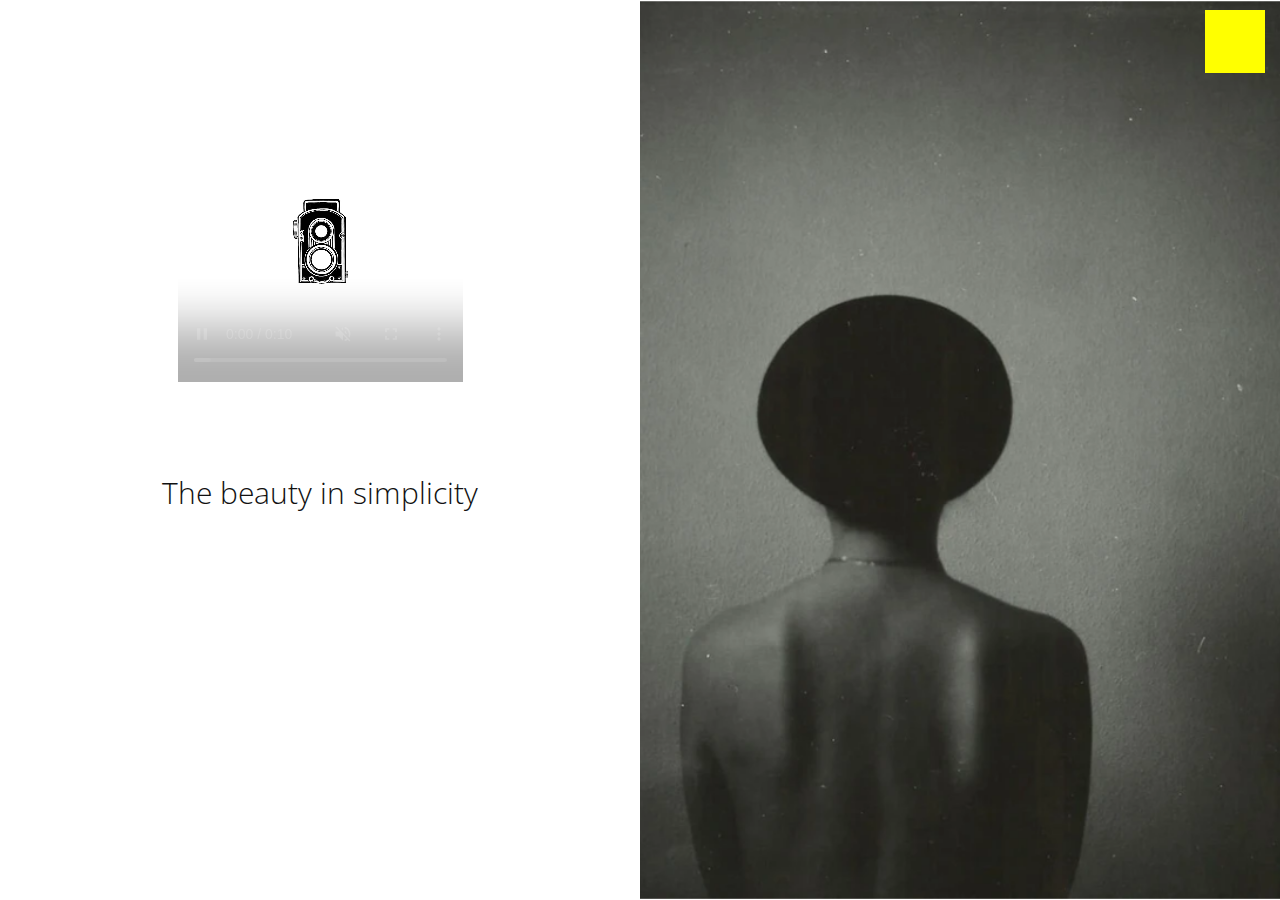
<file: index.html>
<!DOCTYPE html>
<html lang="en">
   <head>
      <meta charset="utf-8">
      <meta http-equiv="X-UA-Compatible" content="IE=edge">
      <meta name="viewport" content="width=device-width, initial-scale=1">
      <meta name="description" content="">
      <meta name="author" content="">
      <title>Echoes - Free HTML Bootstrap Template</title>
      <!-- Css -->
      <link href="css/bootstrap.css" rel="stylesheet">
      <link href="css/style.css" rel="stylesheet">
   </head>
   
   <body>
    
     <!-- <video position="absolute"  height="780" width="2000" top="15" left="120" autoplay loop muted> 
      <video src="img/FinalAnimation.mp4" width="150"  top="50" height="150" controls autoplay loop muted>
  Video not supported
</video>-->
     
      
      
      
      <nav class="navbar navbar-default navbar-fixed-top">
         <div class="col-md-12">
            <div class="nav">
               <button class="btn-nav">
               <span class="icon-bar inverted top"></span>
               <span class="icon-bar inverted middle"></span>
               <span class="icon-bar inverted bottom"></span>
               </button>
            </div>
            <a class="navbar-brand" href="index.html">
            <!--<img class="logo" src="img/Logo.png" alt="logo">-->
               
      
            </a>
            <div class="nav-content hideNav hidden">
               <ul class="nav-list vcenter">
                  <li class="nav-item"><a class="item-anchor" href="index.html">Home</a></li>
                  <li class="nav-item"><a class="item-anchor" href="about.html">About Me</a></li>
                  <li class="nav-item"><a class="item-anchor" href="portfolio.html">Portfolio</a></li>
                  <li class="nav-item"><a class="item-anchor" href="contact.html">Contact</a></li>
               </ul>
            </div>
         </div>
      </nav>
      
     
      <!-- Header -->
     
    <div class="span12">
     
         <div class="col-md-6 no-gutter text-center fill">
       
    
       <p>&nbsp;</p>
      
     <h2 class="vcenter">The beauty in simplicity</h2>
       <video src="img/FinalAnimation.mp4" width="285" height="285" controls autoplay loop muted>   
          Video not supported
</video>
       
         </div> 
        
     
      
      
         
         <div class="col-md-6 no-gutter text-center">
            <div id="header" data-speed="2" data-type="background">
               <div id="headslide" class="carousel slide" data-ride="carousel">
                  <div class="carousel-inner" role="listbox">
                     <div class="item active">
                        <img src="img/A1.PNG" alt="Slide">
                     </div>
                    <!-- <div class="item">
                        <img src="img/3.jpg" alt="Slide">
                     </div>
                     <div class="item">
                        <img src="img/1.jpg" alt="Slide">
                     </div>
                     <div class="item">
                        <img src="img/2.jpg" alt="Slide">
                     </div>-->
                  </div>
               </div>
            </div>
         </div>
      </div>
      
 
      
      <div style="clear:both;"></div>
      <!-- script -->
      <script src="js/jquery.js"></script>
      <script src="js/bootstrap.min.js"></script>
      <script src="js/menu-color.js"></script>
      <script src="js/modernizr.js"></script>
      <script src="js/script.js"></script>
   </body>
</html>
</file>
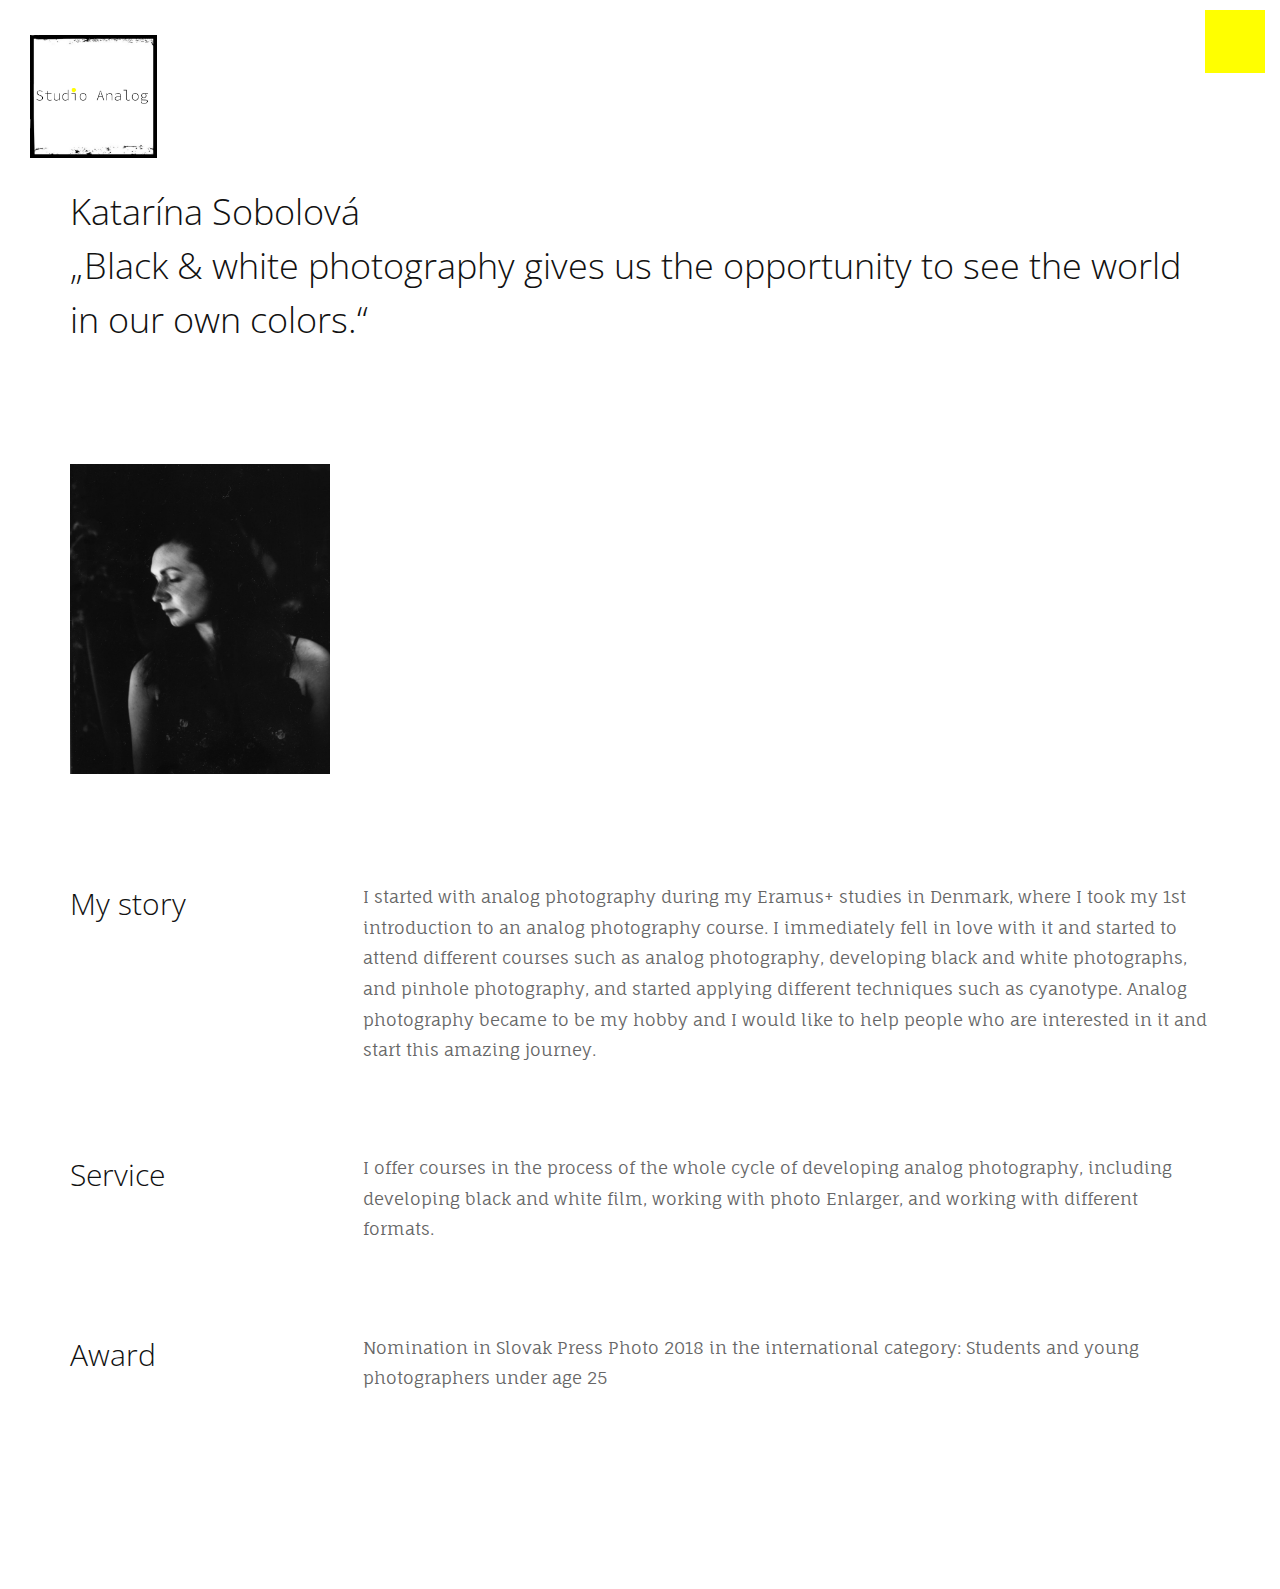
<file: about.html>
<!DOCTYPE html>
<html lang="en">
   <head>
      <meta charset="utf-8">
      <meta http-equiv="X-UA-Compatible" content="IE=edge">
      <meta name="viewport" content="width=device-width, initial-scale=1">
      <meta name="description" content="">
      <meta name="author" content="">
      <title>Echoes - Free HTML Bootstrap Template</title>
      <!-- Css -->
      <link href="css/bootstrap.css" rel="stylesheet">
      <link href="css/style.css" rel="stylesheet">
   </head>
   <body>
      <nav class="navbar navbar-default color-fill navbar-fixed-top">
         <div class="col-md-12">
            <div class="nav">
               <button class="btn-nav">
               <span class="icon-bar top"></span>
               <span class="icon-bar middle"></span>
               <span class="icon-bar bottom"></span>
               </button>
            </div>
            <a class="navbar-brand" href="index.html">
            <img class="logo" src="img/FinalLogo.png" alt="logo">
            </a>
            <div class="nav-content hideNav hidden">
               <ul class="nav-list vcenter">
                  <li class="nav-item"><a class="item-anchor" href="index.html">Home</a></li>
                  <li class="nav-item"><a class="item-anchor" href="about.html">About Me</a></li>
                  <li class="nav-item"><a class="item-anchor" href="portfolio.html">Portfolio</a></li>
                  <li class="nav-item"><a class="item-anchor" href="contact.html">Contact</a></li>
               </ul>
            </div>
         </div>
      </nav>
      <section id="about">
         <div class="container">
            <div class="row">
               <div class="col-md-12">
                 <h1>
                     Katarína Sobolová
                     <br>
                    „Black & white photography gives us the opportunity to see the world in our own colors.“
                         <!--The beauty in simplicity-->
                  </h1>
                  <br>
                  <img class="img-responsive margin-top-46" src="img/Profile.jpeg" alt="me" height: 300px;
    width: 300px;>
               </div>
            </div>
            <br>
            <div class="row margin-top-45">
               <div class="col-md-3">
                  <h2>My story</h2>
               </div>
               <div class="col-md-9">
                  <p>
                    I started with analog photography during my Eramus+ studies in Denmark, where I took my 1st  introduction to an analog photography course. I immediately fell in love with it and started to attend different courses such as analog photography, developing black and white photographs, and pinhole photography, and started applying different techniques such as cyanotype.  Analog photography became to be my hobby and I would like to help people who are interested in it and start this amazing journey.

                </p>
            </div>
            </div>
            
            <div class="row margin-top-45">
               <div class="col-md-3">
                  <h2>Service</h2>
               </div>
               <div class="col-md-9">
                  <p>
                   I offer courses in the process of the whole cycle of developing analog photography, including developing black and white film, working with photo Enlarger, and working with different formats.

                </p>
            </div>
            </div>
            
            <div class="row margin-top-45">
               <div class="col-md-3">
                  <h2>Award</h2>
               </div>
               <div class="col-md-9">
                  <p>
                   Nomination in Slovak Press Photo 2018 in the international category: Students and young photographers under age 25

                </p>
            </div>
            </div>
            
          
                   
      </section>
      <!-- script -->
      <script src="js/jquery.js"></script>
      <script src="js/bootstrap.min.js"></script>
      <script src="js/modernizr.js"></script>
      <script src="js/script.js"></script>
   </body>
</html>
</file>
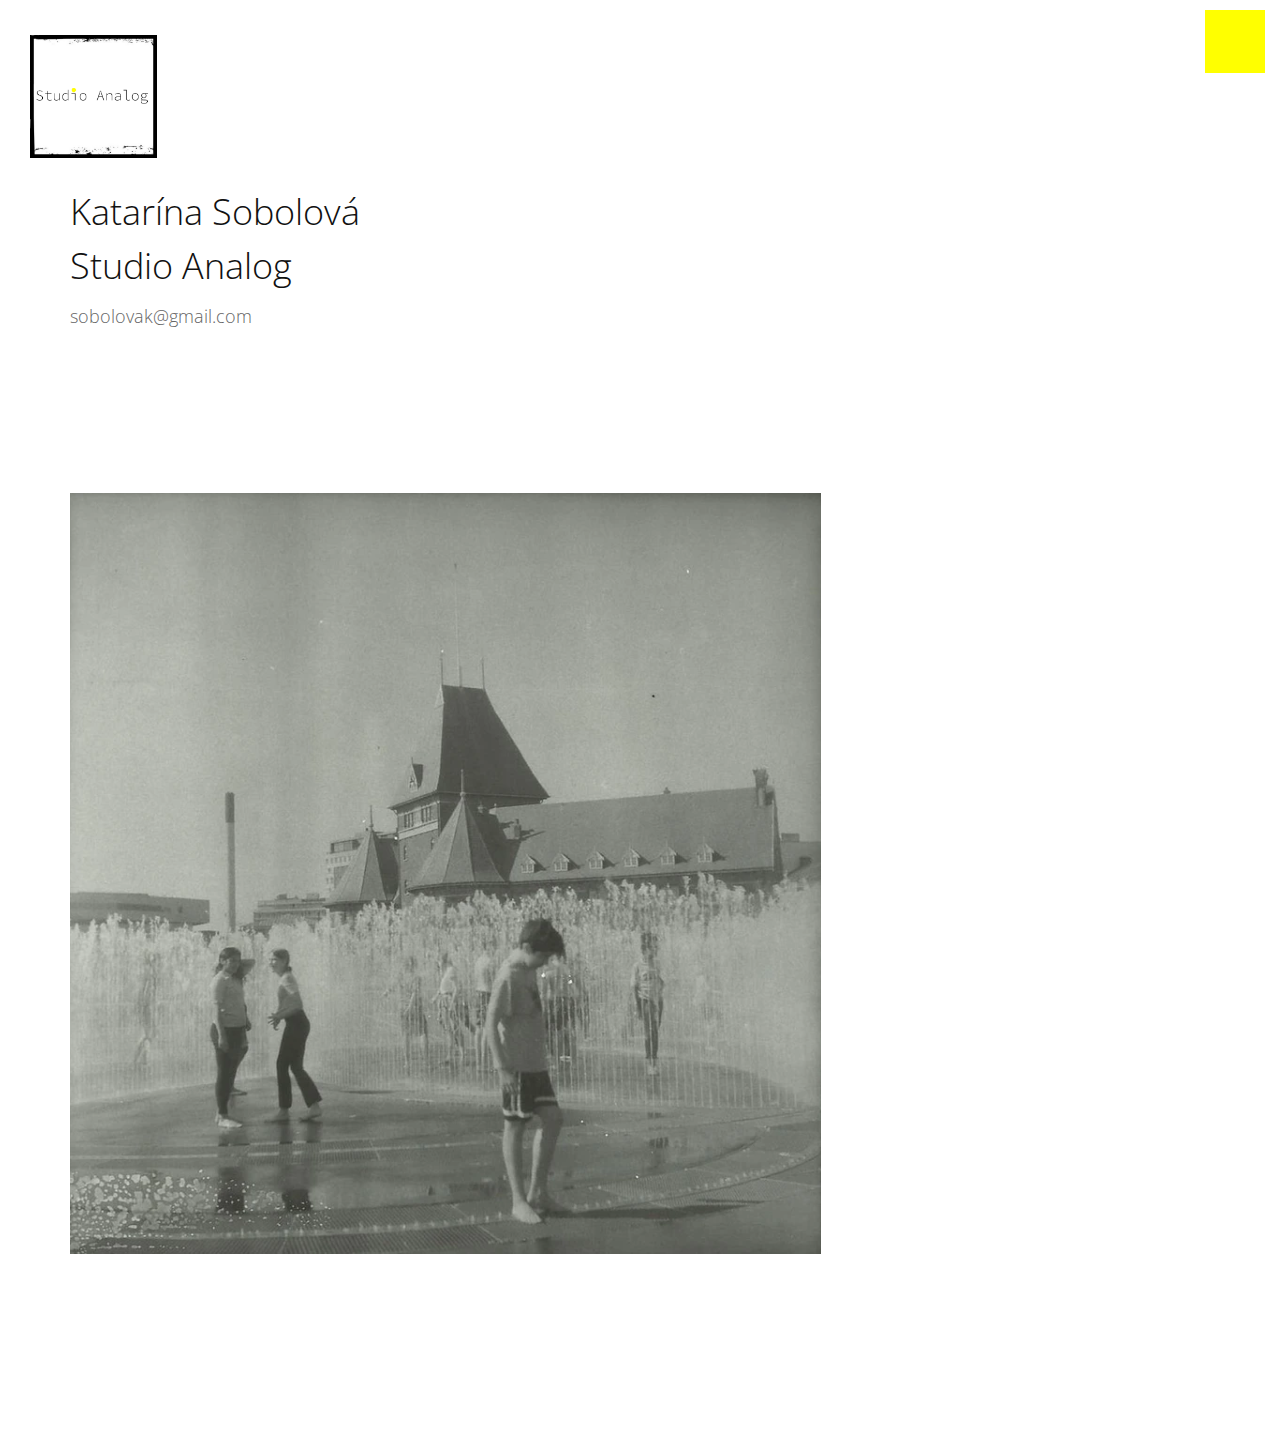
<file: contact.html>
<!DOCTYPE html>
<html lang="en">
   <head>
      <meta charset="utf-8">
      <meta http-equiv="X-UA-Compatible" content="IE=edge">
      <meta name="viewport" content="width=device-width, initial-scale=1">
      <meta name="description" content="">
      <meta name="author" content="">
      <title>Echoes - Free HTML Bootstrap Template</title>
      <!-- Css -->
      <link href="css/bootstrap.css" rel="stylesheet">
      <link href="css/style.css" rel="stylesheet">
   </head>
   <body>
      <nav class="navbar navbar-default color-fill navbar-fixed-top">
         <div class="col-md-12">
            <div class="nav">
               <button class="btn-nav">
               <span class="icon-bar top"></span>
               <span class="icon-bar middle"></span>
               <span class="icon-bar bottom"></span>
               </button>
            </div>
            <a class="navbar-brand" href="index.html">
            <img class="logo" src="img/FinalLogo.png" alt="logo">
            </a>
            <div class="nav-content hideNav hidden">
               <ul class="nav-list vcenter">
                  <li class="nav-item"><a class="item-anchor" href="index.html">Home</a></li>
                  <li class="nav-item"><a class="item-anchor" href="about.html">About Me</a></li>
                  <li class="nav-item"><a class="item-anchor" href="portfolio.html">Portfolio</a></li>
                  <li class="nav-item"><a class="item-anchor" href="contact.html">Contact</a></li>
               </ul>
            </div>
         </div>
      </nav>
      <section>
         <div class="container">
            <div class="row">
               <div class="col-md-12">
                  <h1>
                    Katarína Sobolová <br>
                     Studio Analog
                  </h1>
                  <h4><a href="mailto:hello@echoestemplate.com">sobolovak@gmail.com</a></h4>
               </div>
            </div>
            <div class="row margin-top-45">
               <div class="col-md-12">
                  <img class="img-responsive margin-top-45" src="img/A9.PNG" alt="me">
               </div>
            </div>
         </div>
         </div>
      </section>
      <!-- script -->
      <script src="js/jquery.js"></script>
      <script src="js/bootstrap.min.js"></script>
      <script src="js/modernizr.js"></script>
      <script src="js/script.js"></script>
   </body>
</html>
</file>
<file: css/style.css>
@import url(https://fonts.googleapis.com/css?family=Open+Sans:400,300);
@import 'https://fonts.googleapis.com/css?family=Fauna+One';

/*---------- Global Style ----------*/

body {
    color: #222;
    font-family: 'Fauna One', serif;
    font-size: 17px;
    line-height: 1.8!important;
}
html {
    overflow-x: hidden;
    }
h1,
h2,
h3,
h4,
h5,
h6 {
    font-family: 'Open Sans', sans-serif;
    font-weight: 200;
    color: #111;
    line-height: 1.5em;
    margin-top: 0;
}
p {
    font-family: 'Fauna One', serif;
    font-weight: 300;
    margin-top: 1px;
}
p,
ul,
li {
    color: #666;
}
section {
    padding-top: 185px;
    padding-bottom: 185px;
}
.no-gutter {
    padding-right: 0;
    padding-left: 0;
}
a,
a:link {
    color: #666;
}
a:hover,
a:focus,
a:visited {
    color: #666;
    text-decoration: none;
}
.vcenter {
    position: relative;
    top: 50%;
    transform: translateY(-50%);
    -webkit-transform: translateY(-50%);
    -ms-transform: translateY(-50%);
}
.fill {
    height: 100vh;
}
.margin-top-05 {
    margin-top: 0.5em;
}
.margin-top-10 {
    margin-top: 1.0em;
}
.margin-top-15 {
    margin-top: 1.5em;
}
.margin-top-20 {
    margin-top: 2.0em;
}
.margin-top-25 {
    margin-top: 2.5em;
}
.margin-top-30 {
    margin-top: 3.0em;
}
.margin-top-35 {
    margin-top: 3.5em;
}
.margin-top-40 {
    margin-top: 4.0em;
}
.margin-top-45 {
    margin-top: 4.5em;
   
}

.margin-top-46 {
    margin-top: 4.5em;
    height: 310px;
    width: 260px;
}

/*---------- Navbar ----------*/

.nav {
    position: relative;
    width: auto;
    display: inline-block;
    border: none;
    float: right;
    z-index: 99999;
}
.navbar-fixed-top {
    padding-top: 10px;
}
.navbar-brand {
    padding-top: 25px;
}
.navbar-brand > img {
    max-width: 127px;
    z-index: 9999;
}
@media (max-width: 768px) {
    .navbar-brand {
        padding-left: 0px;
    }
}
.navbar-default {
    background-color:transparent;
    border-color: transparent;
}
.navbar-default.color-fill {
    background-color: #fff;
    border-color: transparent;
}
.btn-nav {
    background:  yellow;
    <!--transparent-->;
    border: none;
    padding: 15px;
    -webkit-transition: all .5s ease;
    -moz-transition: all .5s ease;
    -ms-transition: all .5s ease;
    -o-transition: all .5s ease;
    transition: all .5s ease;
    cursor: pointer;
    z-index: 99999;
}
@media (max-width: 768px) {
    .btn-nav {
        padding: 15px 0;
    }
}
.btn-nav:focus {
    outline: 0;
}
.icon-bar {
    display: block;
    margin: 6px 0;
    width: 30px;
    height: 3px;
    background-color: transparent;;
}
.icon-bar.inverted {
    background-color: transparent;;
}
@media (max-width: 992px) {
    .icon-bar.inverted {
        background-color: transparent;;
    }
}
.opaque {
    background-color: #fff!important;
}
.btn-nav:hover .icon-bar {
    -webkit-transition: all 1s ease;
    -moz-transition: all 1s ease;
    -ms-transition: all 1s ease;
    -o-transition: all 1s ease;
    transition: all 1s ease;
    background-color: #555;
}
.nav-content {
    position: fixed;
    top: -100%;
    bottom: 0;
    left: 0;
    right: 0;
    background-color: rgba(255, 255, 255, 1);
    display: block;
    height: 100%;
    z-index: 9;
}
.nav-list {
    list-style: none;
    padding: 0;
    position: relative;
}
.item-anchor {
    color: #fff;
    font-size: 30px;
    font-weight: 100;
    position: relative;
    text-decoration: none;
    padding: 10px;
}
.item-anchor:hover,
.item-anchor:focus {
    color: #ffffff;
    -webkit-transition: all 1s ease;
    -moz-transition: all 1s ease;
    -ms-transition: all 1s ease;
    -o-transition: all 1s ease;
    transition: all 1s ease;
}
.item-anchor:hover:after,
.item-anchor:focus:after {
    width: 100%;
    background: #f7f7f7;
    -webkit-transition: all 1s ease;
    -moz-transition: all 1s ease;
    -ms-transition: all 1s ease;
    -o-transition: all 1s ease;
    transition: all 1s ease;
}
.nav-item {
    font-family: 'Open Sans', sans-serif;
    margin: 10px auto;
    text-align: center;
    color: #222;
}
.nav-item a:link,
.nav-item a:hover,
.nav-item a:focus {
    color: #222;
}
.nav-item a:hover,
.nav-item a:focus {
    border-bottom: 2px solid #222;
}
.animated {
    display: block;
    margin: 0 auto;
}
.animated:hover .icon-bar,
.animated:focus .icon-bar {
    background-color: #fff;
}
.animated:focus {
    cursor: pointer;
    z-index: 9999;
}
.middle {
    margin: 0 auto;
}
.icon-bar {
    -webkit-transition: all .7s ease;
    -moz-transition: all .7s ease;
    -ms-transition: all .7s ease;
    -o-transition: all .7s ease;
    transition: all .7s ease;
    z-index: 999999;
}
.animated .icon-bar {
    z-index: 999999;
    background-color: #222!important;
}
.animated .top {
    -webkit-transform: translateY(7px) rotateZ(45deg);
    -moz-transform: translateY(7px) rotateZ(45deg);
    -ms-transform: translateY(7px) rotateZ(45deg);
    -o-transform: translateY(7px) rotateZ(45deg);
    transform: translateY(7px) rotateZ(45deg);
}
.animated .bottom {
    -webkit-transform: translateY(-11px) rotateZ(-45deg);
    -moz-transform: translateY(-11px) rotateZ(-45deg);
    -ms-transform: translateY(-11px) rotateZ(-45deg);
    -o-transform: translateY(-11px) rotateZ(-45deg);
    transform: translateY(-11px) rotateZ(-45deg);
}
.animated .middle {
    width: 0;
}
@keyframes showNav {
    from {
        top: -100%;
    }
    to {
        top: 0;
    }
}
@-webkit-keyframes showNav {
    from {
        top: -100%;
    }
    to {
        top: 0;
    }
}
@-moz-keyframes showNav {
    from {
        top: -100%;
    }
    to {
        top: 0;
    }
}
@-o-keyframes showNav {
    from {
        top: -100%;
    }
    to {
        top: 0;
    }
}
.showNav {
    -webkit-animation: showNav 1s ease forwards;
    -moz-animation: showNav 1s ease forwards;
    -o-animation: showNav 1s ease forwards;
    animation: showNav 1s ease forwards;
}
@keyframes hideNav {
    from {
        top: 0;
    }
    to {
        top: -100%;
    }
    }
@-webkit-keyframes hideNav {
    from {
        top: 0;
    }
    to {
        top: -100%;
    }
}
@-moz-keyframes hideNav {
    from {
        top: 0;
    }
    to {
        top: -100%;
    }
}
@-o-keyframes hideNav {
    from {
        top: 0;
    }
    to {
        top: -100%;
    }
}
.hideNav {
    -webkit-animation: hideNav 1s ease forwards;
    -moz-animation: hideNav 1s ease forwards;
    -o-animation: hideNav 1s ease forwards;
    animation: hideNav 1s ease forwards;
}
.hidden {
    display: none;
}

/*---------- Menu Icon Animation ----------*/

.navbar-toggle * {
    -ms-transition: all 0.4s ease;
    -webkit-transition: all 0.4s ease;
    -moz-transition: all 0.4s ease;
    -o-transition: all 0.4s ease;
    transition: all 0.4s ease;
}
.navbar-toggle {
    border: medium none;
    border-radius: 0;
    color: #fff;
    cursor: pointer;
    height: 50px;
    padding: 16px;
    width: 50px;
    float: right;
    margin-top: 0px;
    margin-bottom: 0px;
}
.navbar-default .navbar-toggle:hover,
.navbar-default .navbar-toggle:focus {
    background-color: #fff;
}
.navbar-default .navbar-toggle,
.navbar-default .navbar-collapse,
.navbar-default .navbar-form {
    border-color: #fff;
}
.navbar-toggle span {
    width: 25px;
    height: 3px;
    margin-bottom: 5px;
    background-color: #222;
    display: block;
}
.navbar-toggle span.bar1 {
    -ms-transform: rotate(45deg);
    -webkit-transform: rotate(45deg);
    -moz-transform: rotate(45deg);
    -o-transform: rotate(45deg);
    transform: rotate(45deg);
    -ms-transform-origin: 1px 3px;
    -webkit-transform-origin: 1px 3px;
    -moz-transform-origin: 1px 3px;
    -o-transform-origin: 1px 3px;
    transform-origin: 1px 3px;
    width: 31px;
}
.navbar-toggle span.bar2 {
    -ms-transform: rotate(-360deg) scale(0);
    -webkit-transform: rotate(-360deg) scale(0);
    -moz-transform: rotate(-360deg) scale(0);
    -o-transform: rotate(-360deg) scale(0);
    transform: rotate(-360deg) scale(0);
}
.navbar-toggle span.bar3 {
    -ms-transform: rotate(-45deg);
    -webkit-transform: rotate(-45deg);
    transform: rotate(-45deg);
    -ms-transform-origin: 8px 2px;
    -webkit-transform-origin: 8px 2px;
    transform-origin: 8px 2px;
    width: 31px;
}
.navbar-toggle.collapsed span.bar1,
.navbar-toggle.collapsed span.bar2,
.navbar-toggle.collapsed span.bar3,
.navbar-toggle.collapsed span.bar4 {
    -ms-transform: none;
    -webkit-transform: none;
    transform: none;
    width: 30px;
}

/*---------- Header ----------*/

#header {
    height: 50%;
    margin: 0 auto;
    position: relative;
    color: #fff;
    text-align: center;
    background-size: cover;
}
#headslide {
    position: relative;
}
#headslide .img-responsive,
#headslide .thumbnail > img,
#headslide .thumbnail a > img,
#headslide .carousel-inner > .item > img,
#headslide .carousel-inner > .item > a > img {
    height: 100vh;
    max-width: none;
    object-fit: cover;
    width: 100%;
}
#header h1,
#header p {
    color: #fff;
}
#header h1 {
    font-size: 3.5em;
}
#header p {
    font-size: 1.5em;
}

/*---------- Portfolio ----------*/

#portfolio {
    padding-top: 185px;
}
.background-image-holder {
    background-attachment: scroll;
    background-clip: border-box;
    background-origin: padding-box;
    background-position: 50% 50% !important;
    background-repeat: repeat;
    background-size: cover !important;
    
    <!--height: 100%;
    width: 100%;-->
    
    left: 0;
    top: 0;
    transition: all 0.3s ease 0s;
    z-index: 1;
    height: 300px;
    width: 300px;
    
}
.background-image {
    height: 100%;
    width: 100%;
    object-fit: cover;
}
.square-thumbs li {
    height: 285px;
}
.lightbox-grid li {
    padding: 8px;
    float: left;
    opacity: 1;
    transition: all 0.3s ease 0s;
}
@media (max-width: 992px) {
    .lightbox-grid li  {
        padding: 8px 0;
    }
}
.lightbox-grid,
.lightbox-grid ul,
.lightbox-grid li {
    overflow: hidden;
    position: relative;
}
.portfolio-sorting {
    padding-left: 15px;
    font-family: 'Open Sans', sans-serif;
}
.portfolio-sorting li a:hover,
.portfolio-sorting li a.active {
    border-bottom: 2px solid #222;
}
.portfolio-item {
    margin-bottom: 30px;
}
.item {
    height: 100vh;
}
.item img {
    width: 100%;
    height: 100vh!important;
    object-fit: cover;
}
</file>
